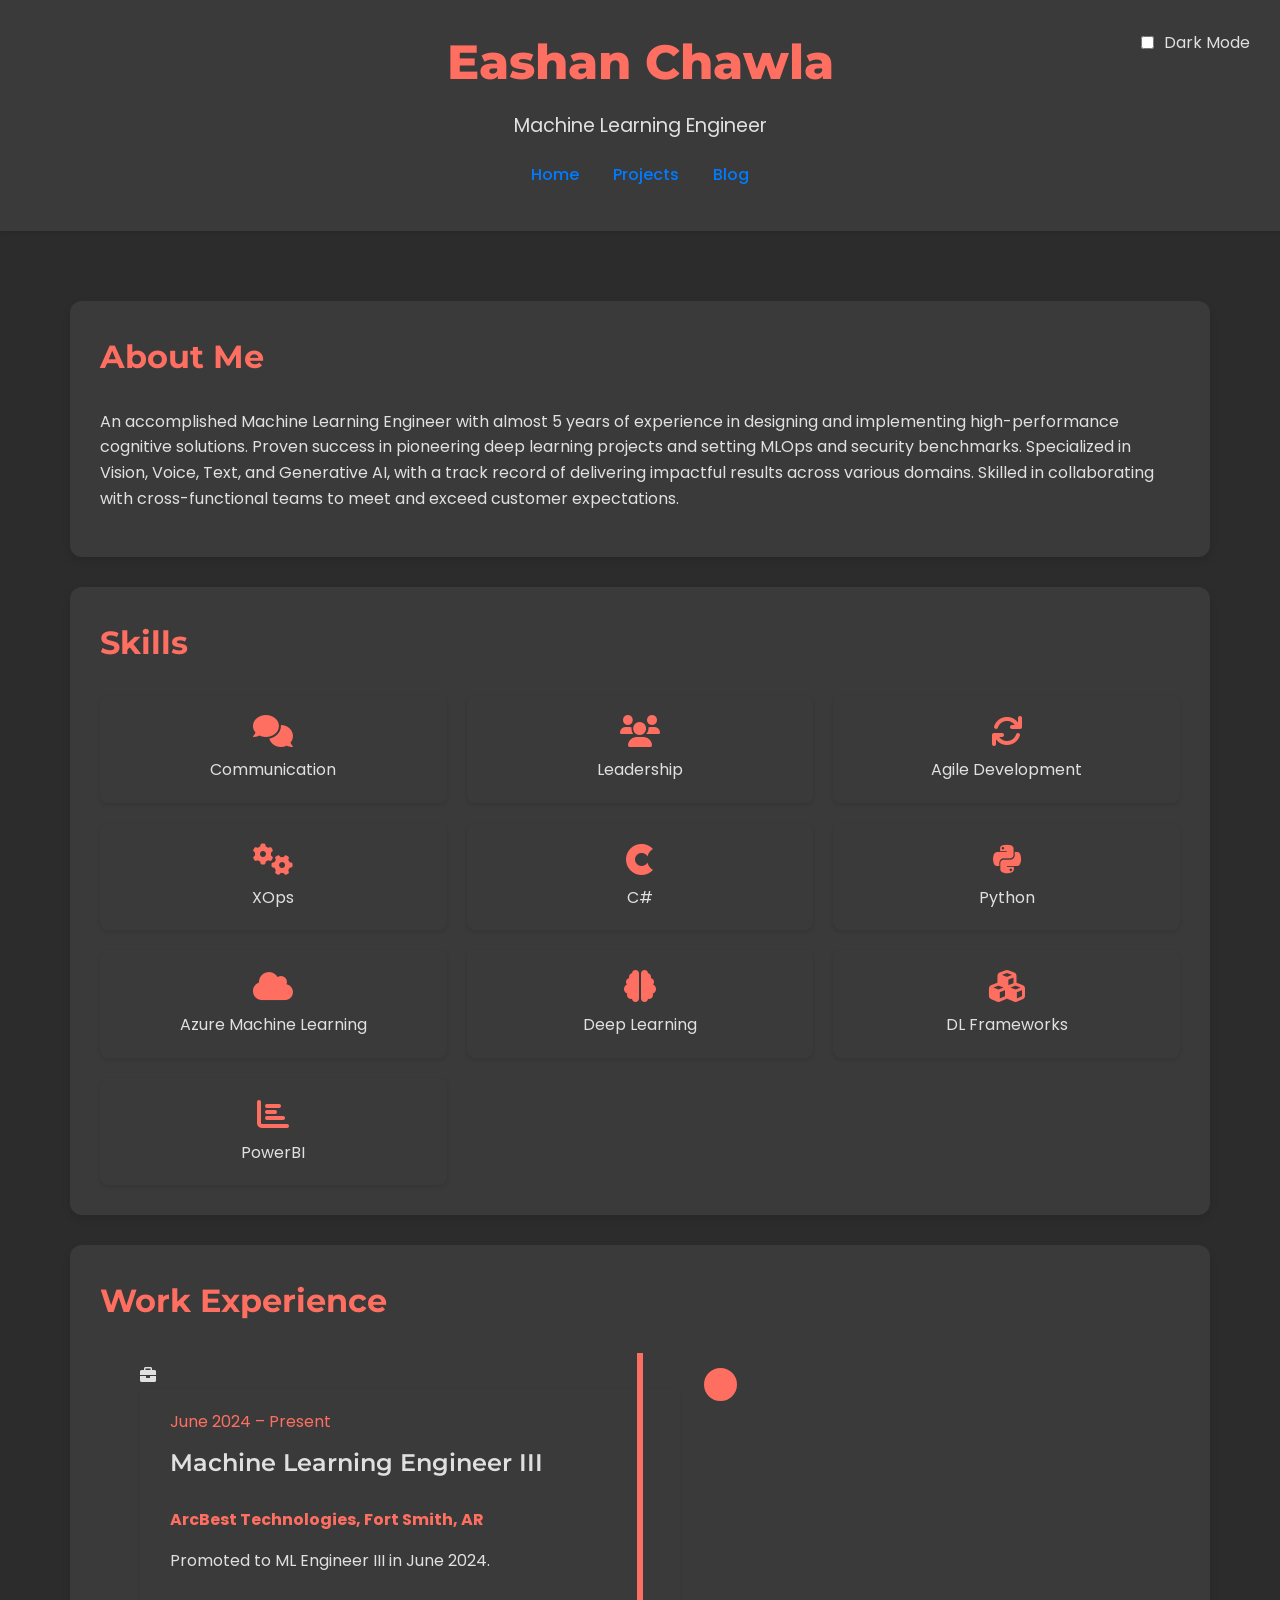
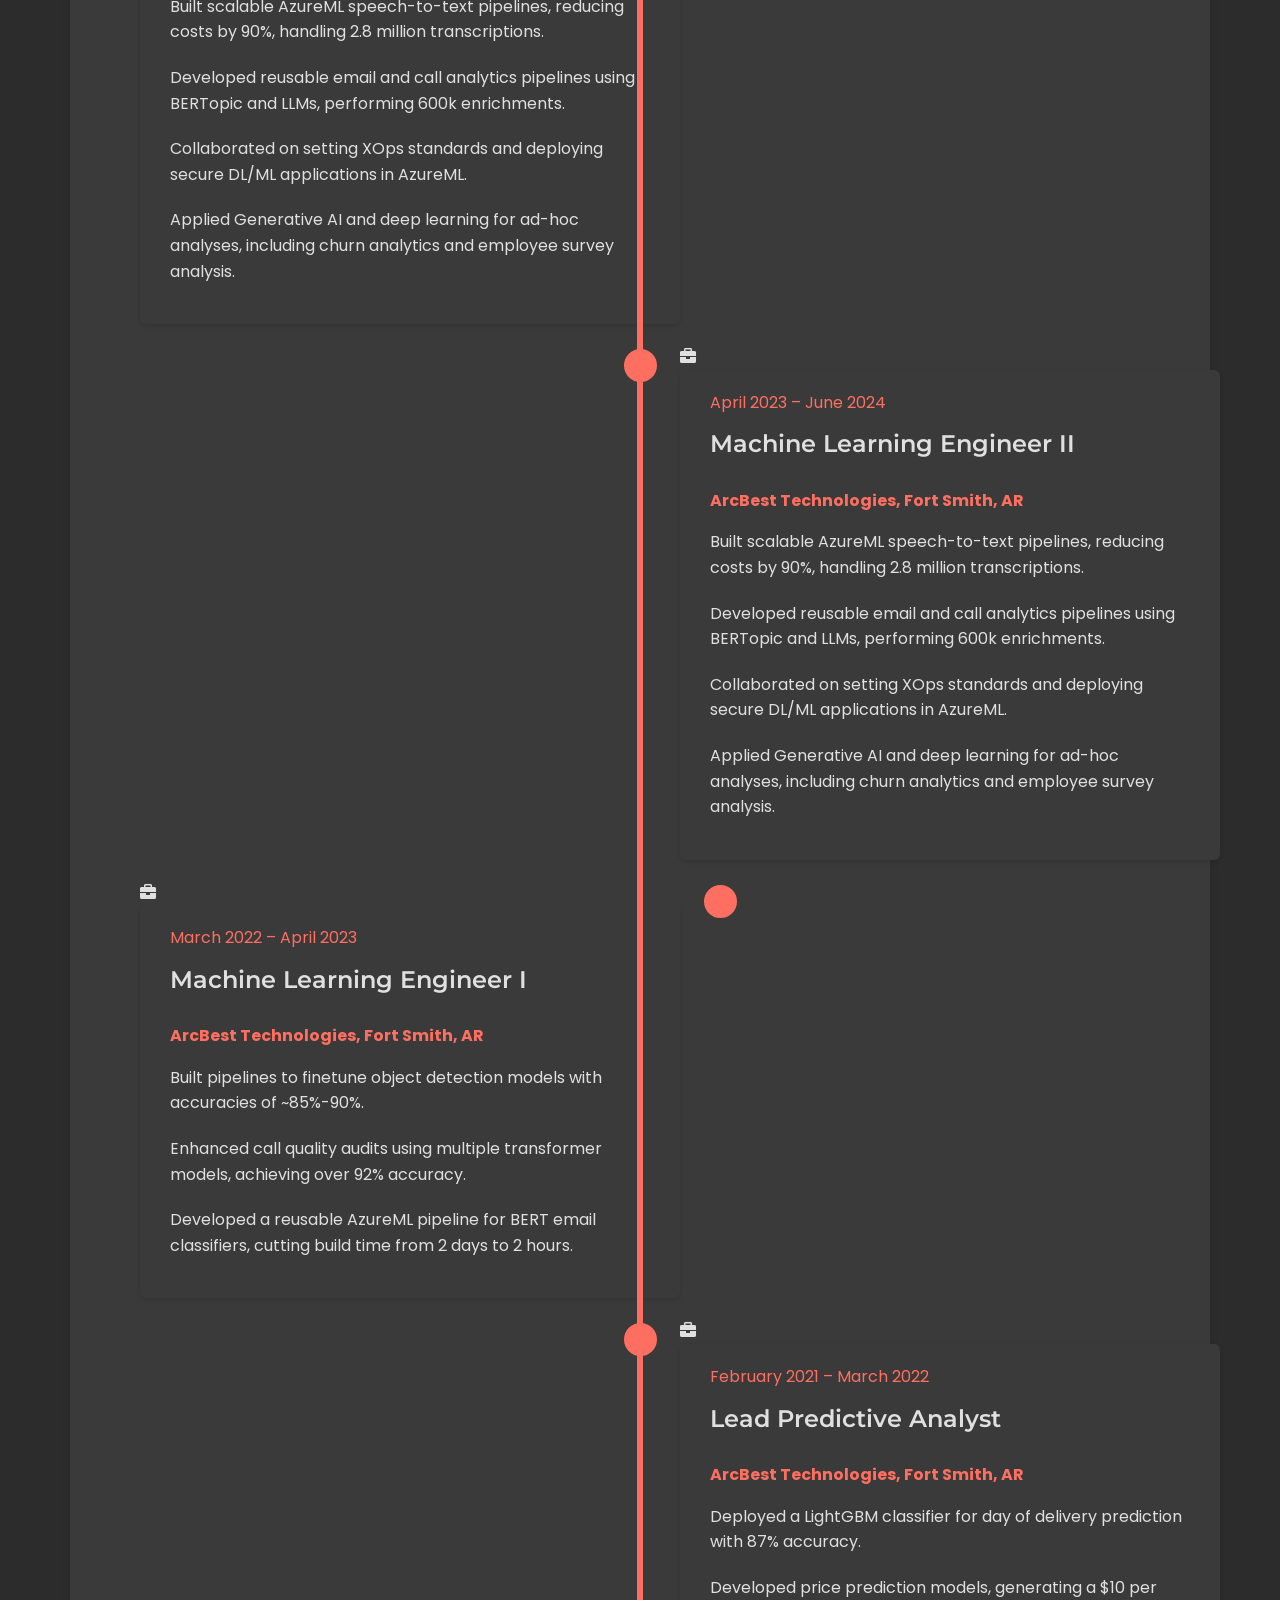
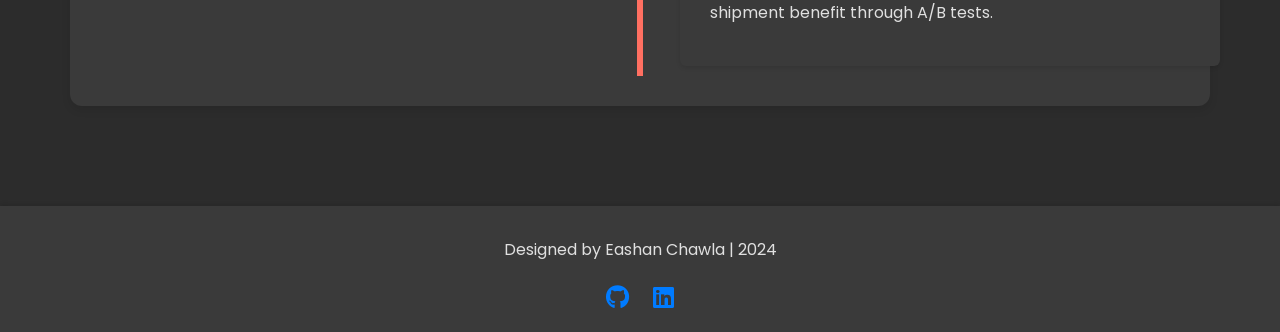
<file: index.html>
<!DOCTYPE html>
<html lang="en">
<head>
    <meta charset="UTF-8">
    <meta name="viewport" content="width=device-width, initial-scale=1.0">
    <title>Eashan Chawla - Portfolio</title>
    <link rel="stylesheet" href="styles.css">
    <link rel="stylesheet" href="https://cdnjs.cloudflare.com/ajax/libs/font-awesome/6.0.0-beta3/css/all.min.css">
    <link href="https://fonts.googleapis.com/css2?family=Poppins:wght@400;700&family=Montserrat:wght@700&display=swap" rel="stylesheet">
</head>
<body>
    <header>
        <h1>Eashan Chawla</h1>
        <p>Machine Learning Engineer</p>
        <nav>
            <a href="index.html">Home</a>
            <a href="projects.html">Projects</a>
            <a href="blog.html">Blog</a>
        </nav>
    </header>
    <main>
        <section id="about">
            <h2>About Me</h2>
            <p>An accomplished Machine Learning Engineer with almost 5 years of experience in designing and implementing high-performance cognitive solutions. Proven success in pioneering deep learning projects and setting MLOps and security benchmarks. Specialized in Vision, Voice, Text, and Generative AI, with a track record of delivering impactful results across various domains. Skilled in collaborating with cross-functional teams to meet and exceed customer expectations.</p>
        </section>
        <section id="skills">
            <h2>Skills</h2>
            <div class="skill-grid">
                <div class="skill-item">
                    <i class="fas fa-comments"></i>
                    <span>Communication</span>
                </div>
                <div class="skill-item">
                    <i class="fas fa-users"></i>
                    <span>Leadership</span>
                </div>
                <div class="skill-item">
                    <i class="fas fa-sync"></i>
                    <span>Agile Development</span>
                </div>
                <div class="skill-item">
                    <i class="fas fa-cogs"></i>
                    <span>XOps</span>
                </div>
                <div class="skill-item">
                    <i class="fab fa-cuttlefish"></i>
                    <span>C#</span>
                </div>
                <div class="skill-item">
                    <i class="fab fa-python"></i>
                    <span>Python</span>
                </div>
                <div class="skill-item">
                    <i class="fas fa-cloud"></i>
                    <span>Azure Machine Learning</span>
                </div>
                <div class="skill-item">
                    <i class="fas fa-brain"></i>
                    <span>Deep Learning</span>
                </div>
                <div class="skill-item">
                    <i class="fas fa-cubes"></i>
                    <span>DL Frameworks</span>
                </div>
                <div class="skill-item">
                    <i class="fas fa-chart-bar"></i>
                    <span>PowerBI</span>
                </div>
            </div>
        </section>
        <section id="experience">
            <h2>Work Experience</h2>
            <div class="timeline">
                <div class="timeline-item">
                    <div class="timeline-icon">
                        <i class="fas fa-briefcase"></i>
                    </div>
                    <div class="timeline-content">
                        <span class="date">June 2024 – Present</span>
                        <h3>Machine Learning Engineer III</h3>
                        <h4>ArcBest Technologies, Fort Smith, AR</h4>
                        <ul>
                            <li>Promoted to ML Engineer III in June 2024.</li>
                            <li>Built scalable AzureML speech-to-text pipelines, reducing costs by 90%, handling 2.8 million transcriptions.</li>
                            <li>Developed reusable email and call analytics pipelines using BERTopic and LLMs, performing 600k enrichments.</li>
                            <li>Collaborated on setting XOps standards and deploying secure DL/ML applications in AzureML.</li>
                            <li>Applied Generative AI and deep learning for ad-hoc analyses, including churn analytics and employee survey analysis.</li>
                        </ul>
                    </div>
                </div>
                <div class="timeline-item">
                    <div class="timeline-icon">
                        <i class="fas fa-briefcase"></i>
                    </div>
                    <div class="timeline-content">
                        <span class="date">April 2023 – June 2024</span>
                        <h3>Machine Learning Engineer II</h3>
                        <h4>ArcBest Technologies, Fort Smith, AR</h4>
                        <ul>
                            <li>Built scalable AzureML speech-to-text pipelines, reducing costs by 90%, handling 2.8 million transcriptions.</li>
                            <li>Developed reusable email and call analytics pipelines using BERTopic and LLMs, performing 600k enrichments.</li>
                            <li>Collaborated on setting XOps standards and deploying secure DL/ML applications in AzureML.</li>
                            <li>Applied Generative AI and deep learning for ad-hoc analyses, including churn analytics and employee survey analysis.</li>
                        </ul>
                    </div>
                </div>
                <div class="timeline-item">
                    <div class="timeline-icon">
                        <i class="fas fa-briefcase"></i>
                    </div>
                    <div class="timeline-content">
                        <span class="date">March 2022 – April 2023</span>
                        <h3>Machine Learning Engineer I</h3>
                        <h4>ArcBest Technologies, Fort Smith, AR</h4>
                        <ul>
                            <li>Built pipelines to finetune object detection models with accuracies of ~85%-90%.</li>
                            <li>Enhanced call quality audits using multiple transformer models, achieving over 92% accuracy.</li>
                            <li>Developed a reusable AzureML pipeline for BERT email classifiers, cutting build time from 2 days to 2 hours.</li>
                        </ul>
                    </div>
                </div>
                <div class="timeline-item">
                    <div class="timeline-icon">
                        <i class="fas fa-briefcase"></i>
                    </div>
                    <div class="timeline-content">
                        <span class="date">February 2021 – March 2022</span>
                        <h3>Lead Predictive Analyst</h3>
                        <h4>ArcBest Technologies, Fort Smith, AR</h4>
                        <ul>
                            <li>Deployed a LightGBM classifier for day of delivery prediction with 87% accuracy.</li>
                            <li>Developed price prediction models, generating a $10 per shipment benefit through A/B tests.</li>
                        </ul>
                    </div>
                </div>
            </div>
        </section>
    </main>
    <footer>
        <p>Designed by Eashan Chawla | 2024</p>
        <div>
            <a href="https://github.com/eashanchawla" target="_blank"><i class="fab fa-github"></i></a>
            <a href="https://linkedin.com/in/eashanchawla/" target="_blank"><i class="fab fa-linkedin"></i></a>
        </div>
    </footer>
    <div class="theme-switch">
        <label>
            <input type="checkbox">
            Dark Mode
        </label>
    </div>
    <script src="script.js"></script>
</body>
</html>
</file>
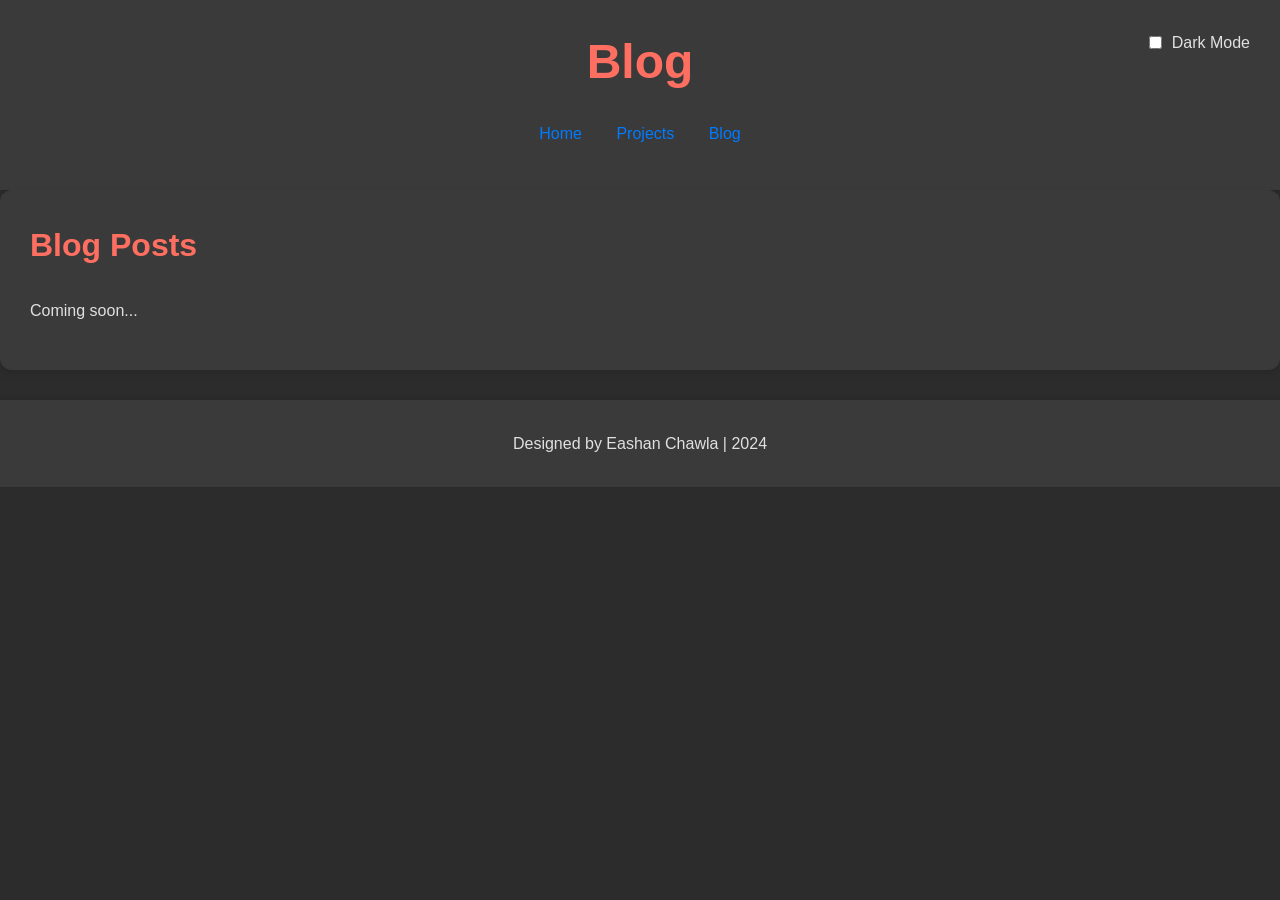
<file: blog.html>
<!DOCTYPE html>
<html lang="en">
<head>
    <meta charset="UTF-8">
    <meta name="viewport" content="width=device-width, initial-scale=1.0">
    <title>Blog - Eashan Chawla</title>
    <link rel="stylesheet" href="styles.css">
</head>
<body>
    <header>
        <h1>Blog</h1>
        <nav>
            <a href="index.html">Home</a>
            <a href="projects.html">Projects</a>
            <a href="blog.html">Blog</a>
        </nav>
    </header>
    <section id="blog">
        <h2>Blog Posts</h2>
        <p>Coming soon...</p>
    </section>
    <footer>
        <p>Designed by Eashan Chawla | 2024</p>
    </footer>
    <div class="theme-switch">
        <label>
            <input type="checkbox">
            Dark Mode
        </label>
    </div>
    <script src="script.js"></script>
</body>
</html>
</file>
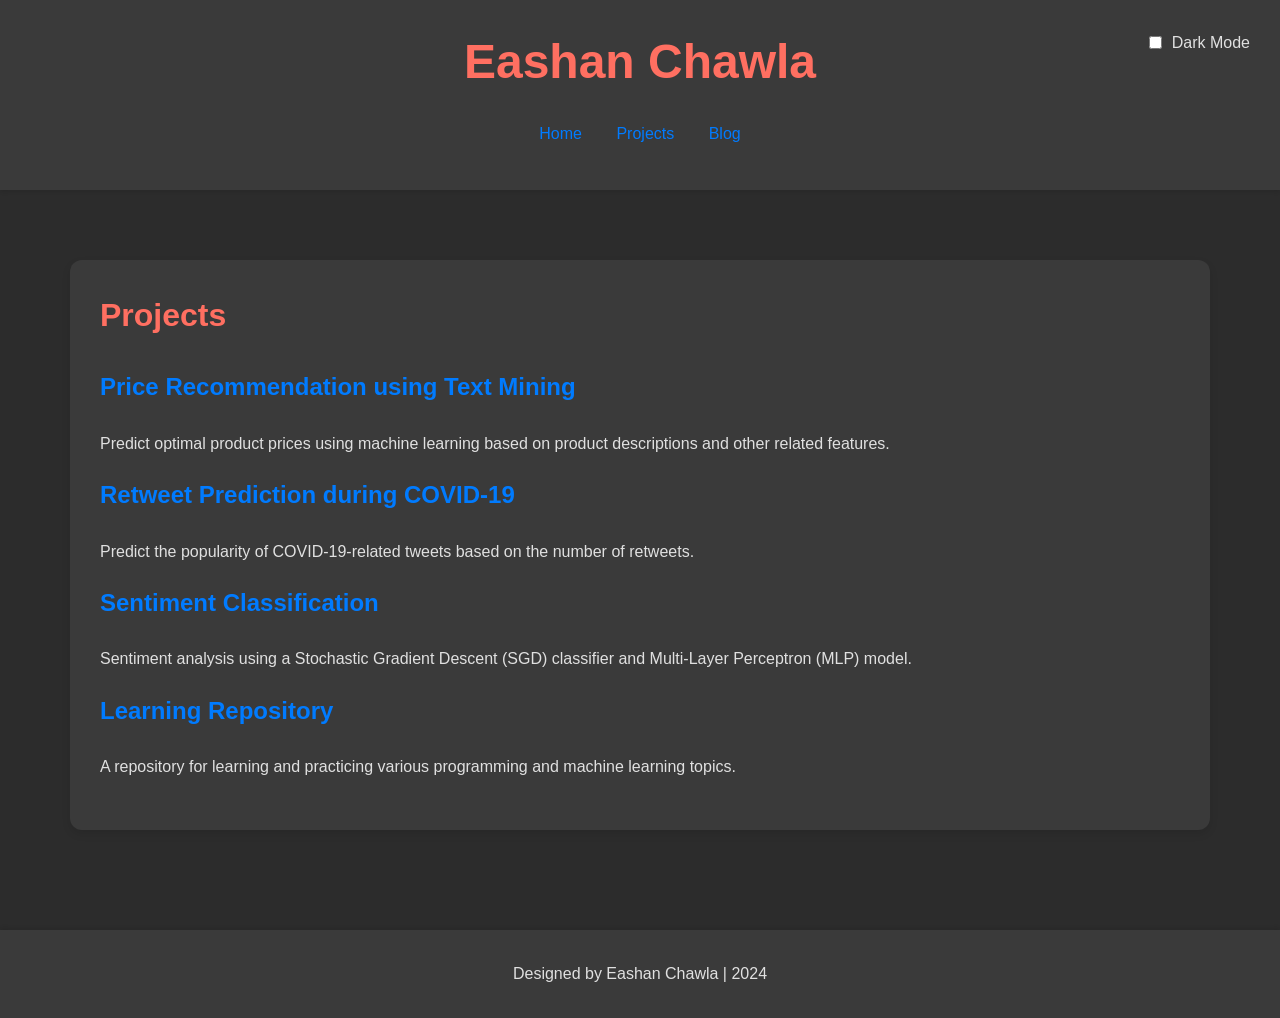
<file: projects.html>
<!DOCTYPE html>
<html lang="en">
<head>
    <meta charset="UTF-8">
    <meta name="viewport" content="width=device-width, initial-scale=1.0">
    <title>Projects - Eashan Chawla</title>
    <link rel="stylesheet" href="styles.css">
</head>
<body>
    <header>
        <h1>Eashan Chawla</h1>
        <nav>
            <a href="index.html">Home</a>
            <a href="projects.html">Projects</a>
            <a href="blog.html">Blog</a>
        </nav>
    </header>
    <main>
        <section id="projects">
            <h2>Projects</h2>
            <ul>
                <li>
                    <h3><a href="https://github.com/eashanchawla/Price-Recommendation-using-Text-Mining/tree/master" target="_blank">Price Recommendation using Text Mining</a></h3>
                    <p>Predict optimal product prices using machine learning based on product descriptions and other related features.</p>
                </li>
                <li>
                    <h3><a href="https://github.com/eashanchawla/Retweet-Prediction-during-COVID-19" target="_blank">Retweet Prediction during COVID-19</a></h3>
                    <p>Predict the popularity of COVID-19-related tweets based on the number of retweets.</p>
                </li>
                <li>
                    <h3><a href="https://github.com/eashanchawla/Sentiment-Classification" target="_blank">Sentiment Classification</a></h3>
                    <p>Sentiment analysis using a Stochastic Gradient Descent (SGD) classifier and Multi-Layer Perceptron (MLP) model.</p>
                </li>
                <li>
                    <h3><a href="https://github.com/eashanchawla/learning" target="_blank">Learning Repository</a></h3>
                    <p>A repository for learning and practicing various programming and machine learning topics.</p>
                </li>
            </ul>
        </section>
    </main>
    <footer>
        <p>Designed by Eashan Chawla | 2024</p>
    </footer>
    <div class="theme-switch">
        <label>
            <input type="checkbox">
            Dark Mode
        </label>
    </div>
    <script src="script.js"></script>
</body>
</html>
</file>
<file: styles.css>
:root {
    --background-color: #2c2c2c;
    --text-color: #e0e0e0;
    --link-color: #007bff;
    --header-footer-bg: #3a3a3a;
    --section-bg: #3a3a3a;
    --box-shadow: rgba(0, 0, 0, 0.1);
    --primary-font: 'Poppins', sans-serif;
    --heading-font: 'Montserrat', sans-serif;
    --accent-color: #ff6f61;
}

.dark-mode {
    --background-color: #1a1a1a;
    --text-color: #f0f0f0;
    --link-color: #66b2ff;
    --header-footer-bg: #2a2a2a;
    --section-bg: #2a2a2a;
}

body {
    font-family: var(--primary-font);
    margin: 0;
    padding: 0;
    background-color: var(--background-color);
    color: var(--text-color);
    line-height: 1.6;
    transition: background-color 0.3s, color 0.3s;
}

nav {
    text-align: center;
    margin: 20px 0;
}

nav a {
    margin: 0 15px;
    color: var(--link-color);
    font-weight: 500;
    text-decoration: none;
    transition: color 0.3s;
}

nav a:hover {
    color: var(--accent-color);
}

header {
    background-color: var(--header-footer-bg);
    color: var(--text-color);
    text-align: center;
    padding: 1.5em 0;
    box-shadow: 0 2px 4px var(--box-shadow);
}

header h1 {
    margin: 0;
    font-size: 3em;
    font-weight: 800;
    font-family: var(--heading-font);
    color: var(--accent-color);
}

header p {
    margin: 10px 0;
    font-size: 1.2em;
}

main {
    padding: 40px;
    margin: 30px;
}

section {
    background-color: var(--section-bg);
    border-radius: 12px;
    box-shadow: 0 4px 8px var(--box-shadow);
    padding: 30px;
    margin-bottom: 30px;
}

section h2 {
    margin-top: 0;
    font-size: 2em;
    font-weight: 700;
    font-family: var(--heading-font);
    color: var(--accent-color);
}

section h3 {
    margin-top: 0;
    font-size: 1.5em;
    font-weight: 600;
    font-family: var(--heading-font);
}

section ul {
    list-style-type: none;
    padding: 0;
}

section li {
    margin-bottom: 20px;
}

footer {
    text-align: center;
    padding: 15px 0;
    background-color: var(--header-footer-bg);
    color: var(--text-color);
    box-shadow: 0 -2px 4px var(--box-shadow);
}

footer div a {
    color: var(--link-color);
    margin: 0 10px;
    font-size: 1.5em;
    transition: color 0.3s;
}

footer div a:hover {
    color: var(--accent-color);
}

a {
    color: var(--link-color);
    text-decoration: none;
    transition: color 0.3s;
}

a:hover {
    color: #0056b3;
}

.theme-switch {
    display: flex;
    justify-content: center;
    align-items: center;
    margin: 20px;
    position: fixed;
    top: 10px;
    right: 10px;
}

.theme-switch label {
    cursor: pointer;
    display: flex;
    align-items: center;
}

.theme-switch input[type="checkbox"] {
    margin-right: 10px;
}
.skill-grid {
    display: grid;
    grid-template-columns: repeat(3, 1fr);
    gap: 20px;
    margin-top: 20px;
}

.skill-item {
    display: flex;
    flex-direction: column;
    align-items: center;
    text-align: center;
    padding: 20px;
    background-color: var(--section-bg);
    border-radius: 8px;
    box-shadow: 0 2px 4px var(--box-shadow);
}

.skill-item i {
    font-size: 2em;
    margin-bottom: 10px;
    color: var(--accent-color);
}

.timeline {
    position: relative;
    max-width: 1200px;
    margin: 0 auto;
}

.timeline::after {
    content: '';
    position: absolute;
    width: 6px;
    background-color: var(--accent-color);
    top: 0;
    bottom: 0;
    left: 50%;
    margin-left: -3px;
}

.timeline-item {
    padding: 10px 40px;
    position: relative;
    background-color: inherit;
    width: 50%;
}

.timeline-item:nth-child(even) {
    left: 50%;
}

.timeline-item::after {
    content: '';
    position: absolute;
    width: 25px;
    height: 25px;
    right: -17px;
    background-color: var(--accent-color);
    border: 4px solid var(--accent-color);
    top: 15px;
    border-radius: 50%;
    z-index: 1;
}

.timeline-item:nth-child(even)::after {
    left: -16px;
}

.timeline-content {
    padding: 20px 30px;
    background-color: var(--section-bg);
    position: relative;
    border-radius: 6px;
    box-shadow: 0 2px 4px var(--box-shadow);
}

.timeline-content h3 {
    margin-top: 0;
}

.timeline-content h4 {
    margin-top: 5px;
    margin-bottom: 10px;
    color: var(--accent-color);
}

.timeline-content .date {
    display: inline-block;
    margin-bottom: 10px;
    color: var(--accent-color);
}
</file>
